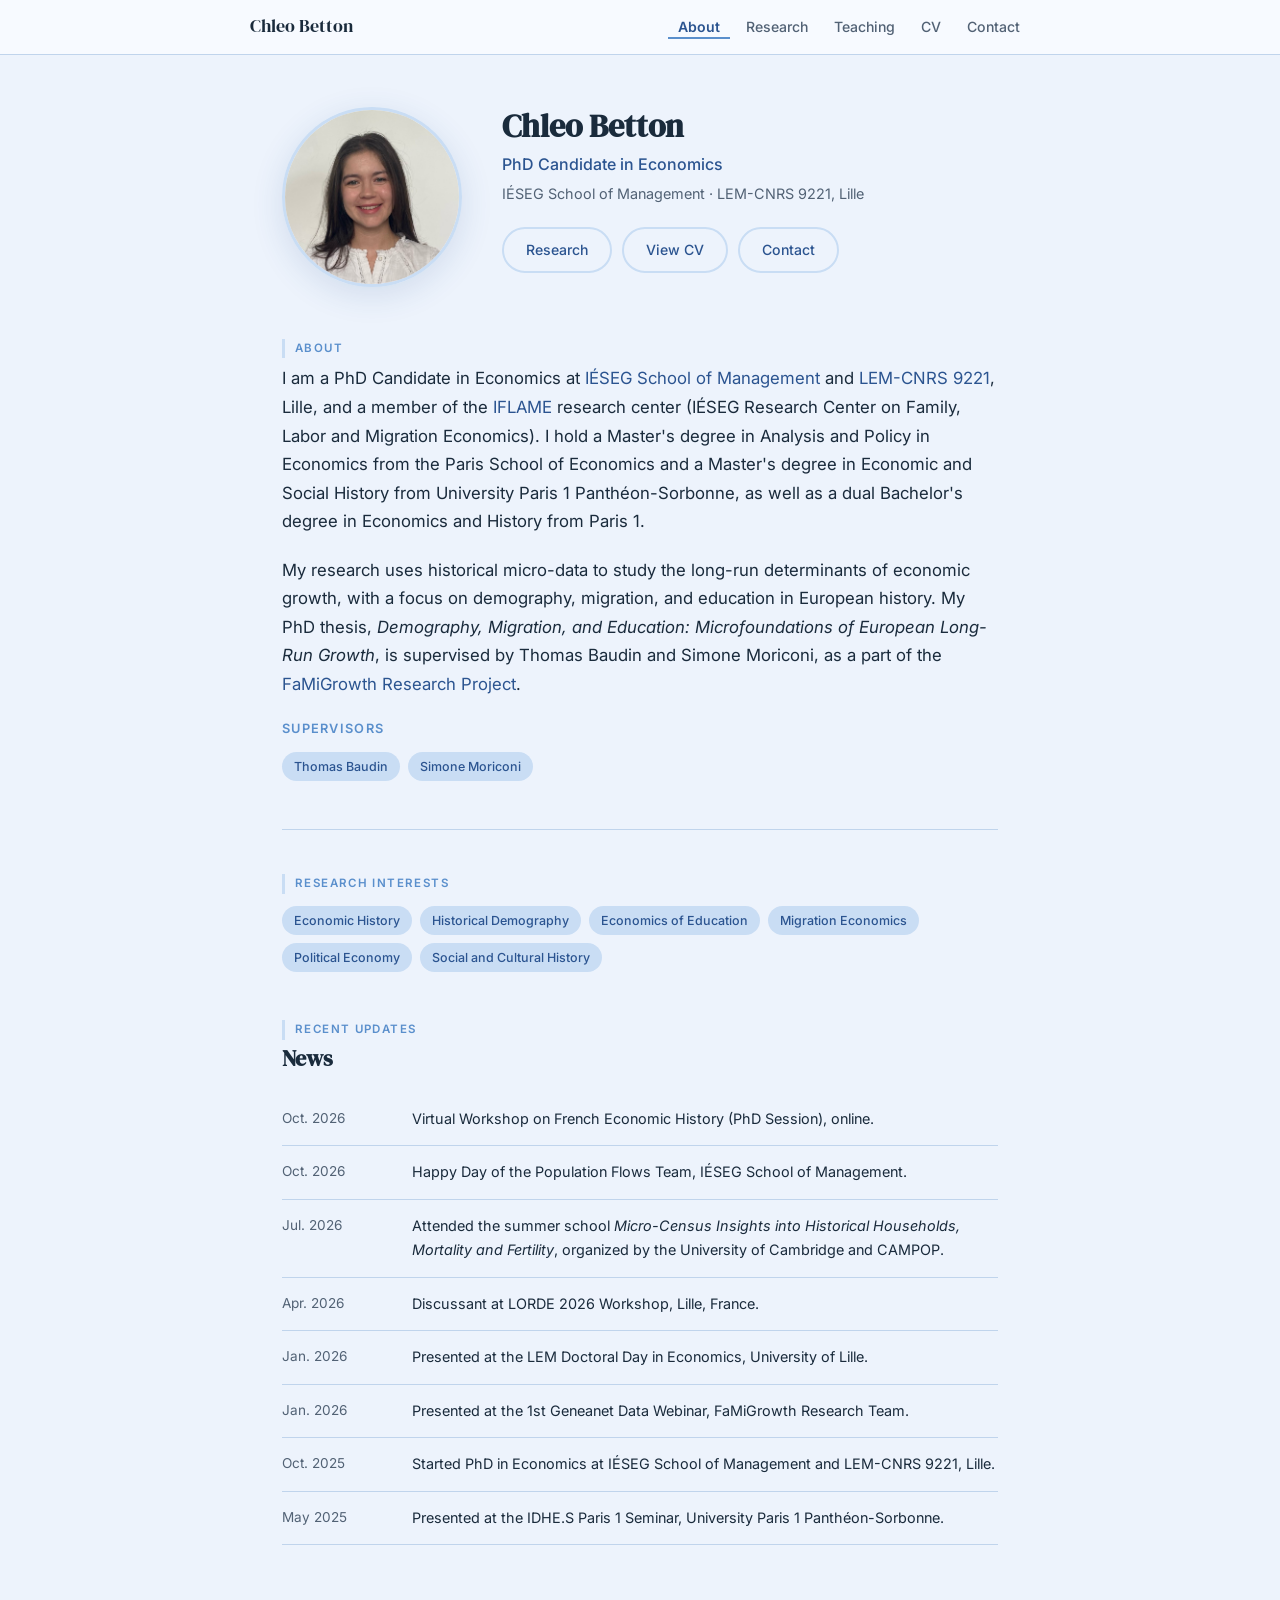
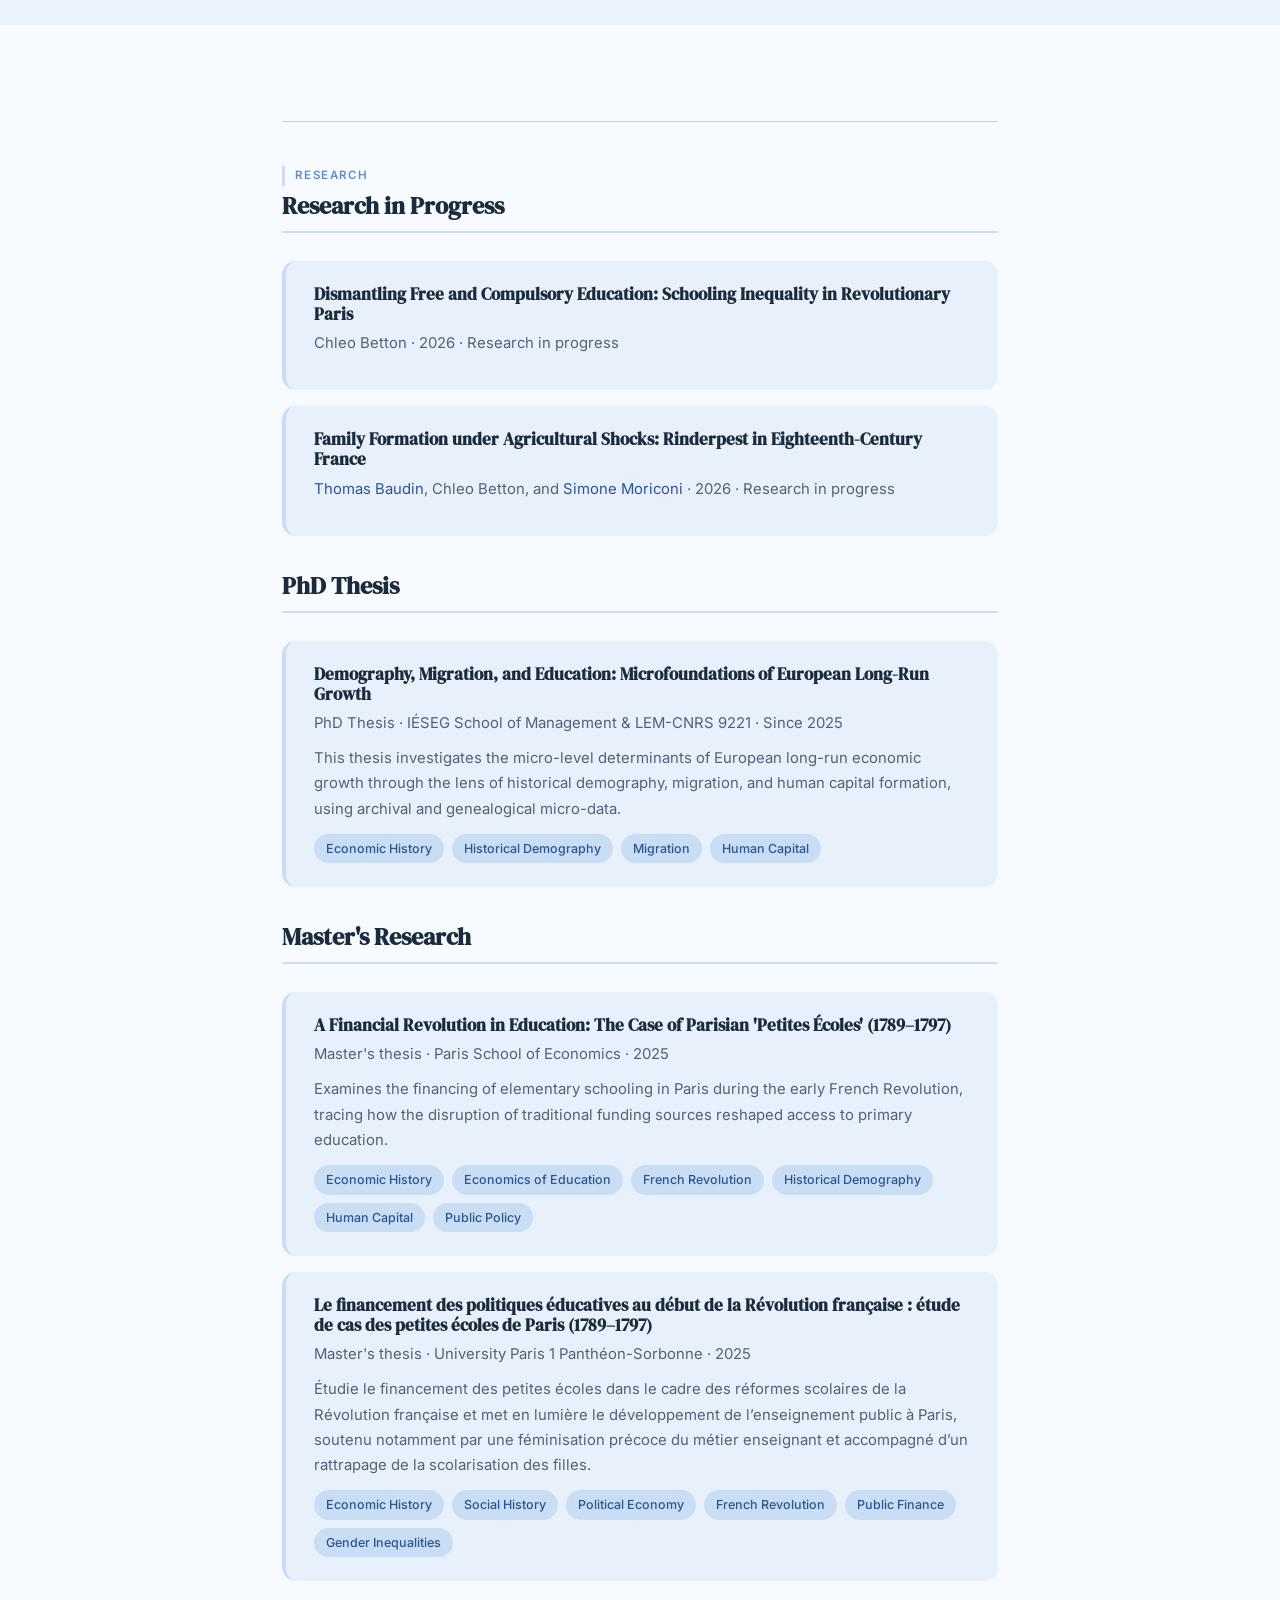
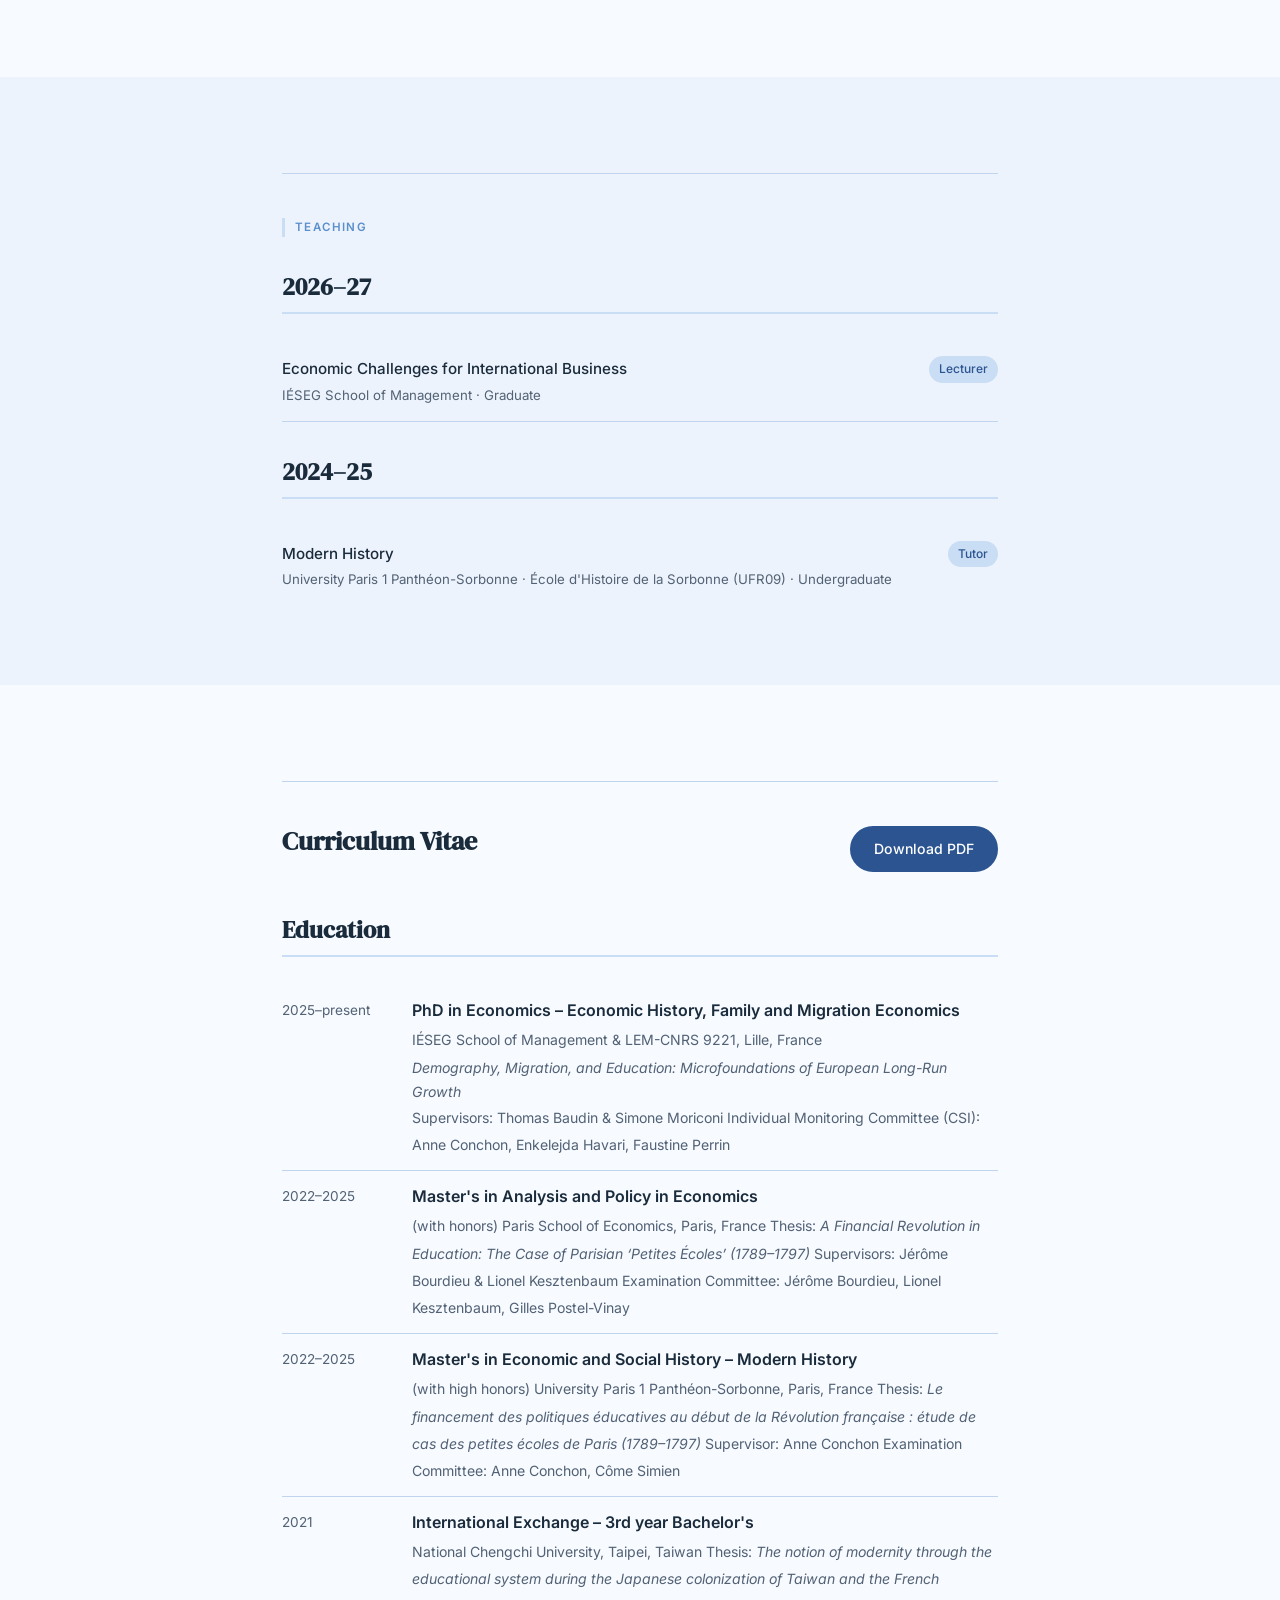
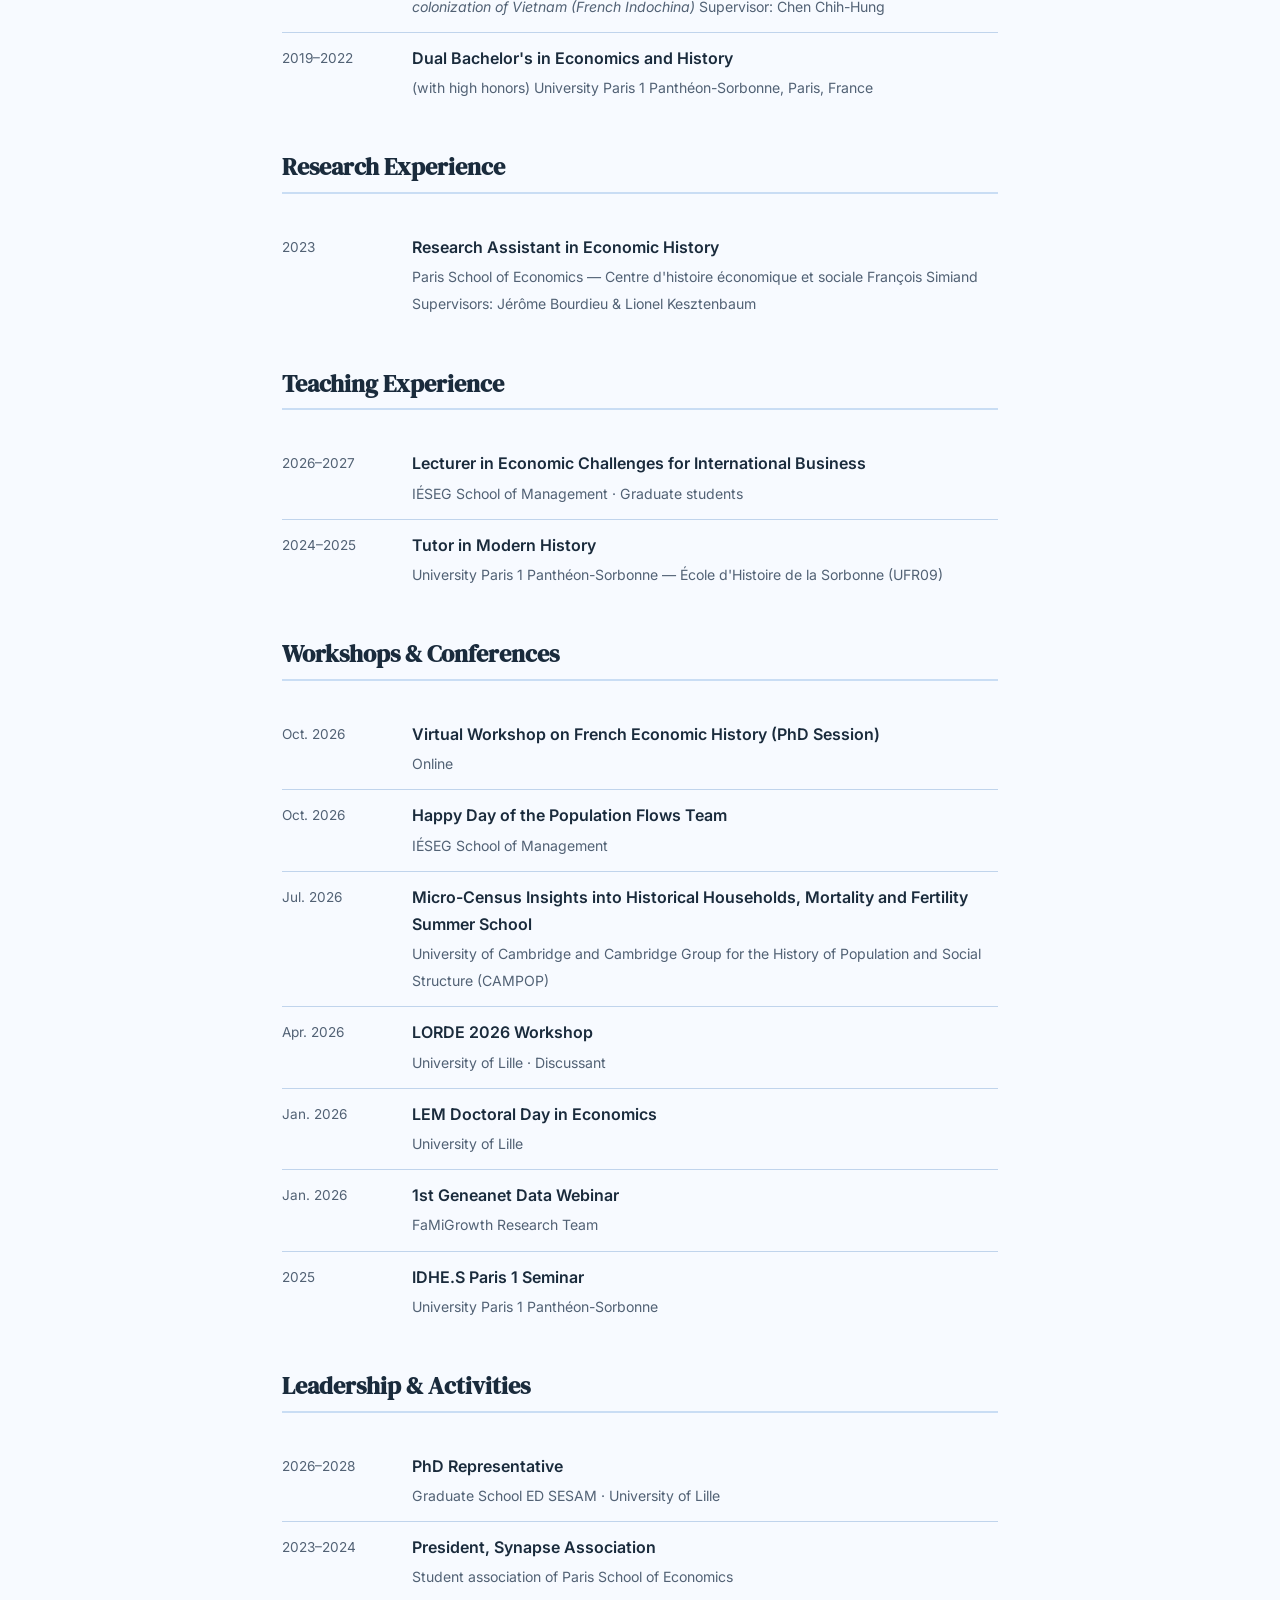
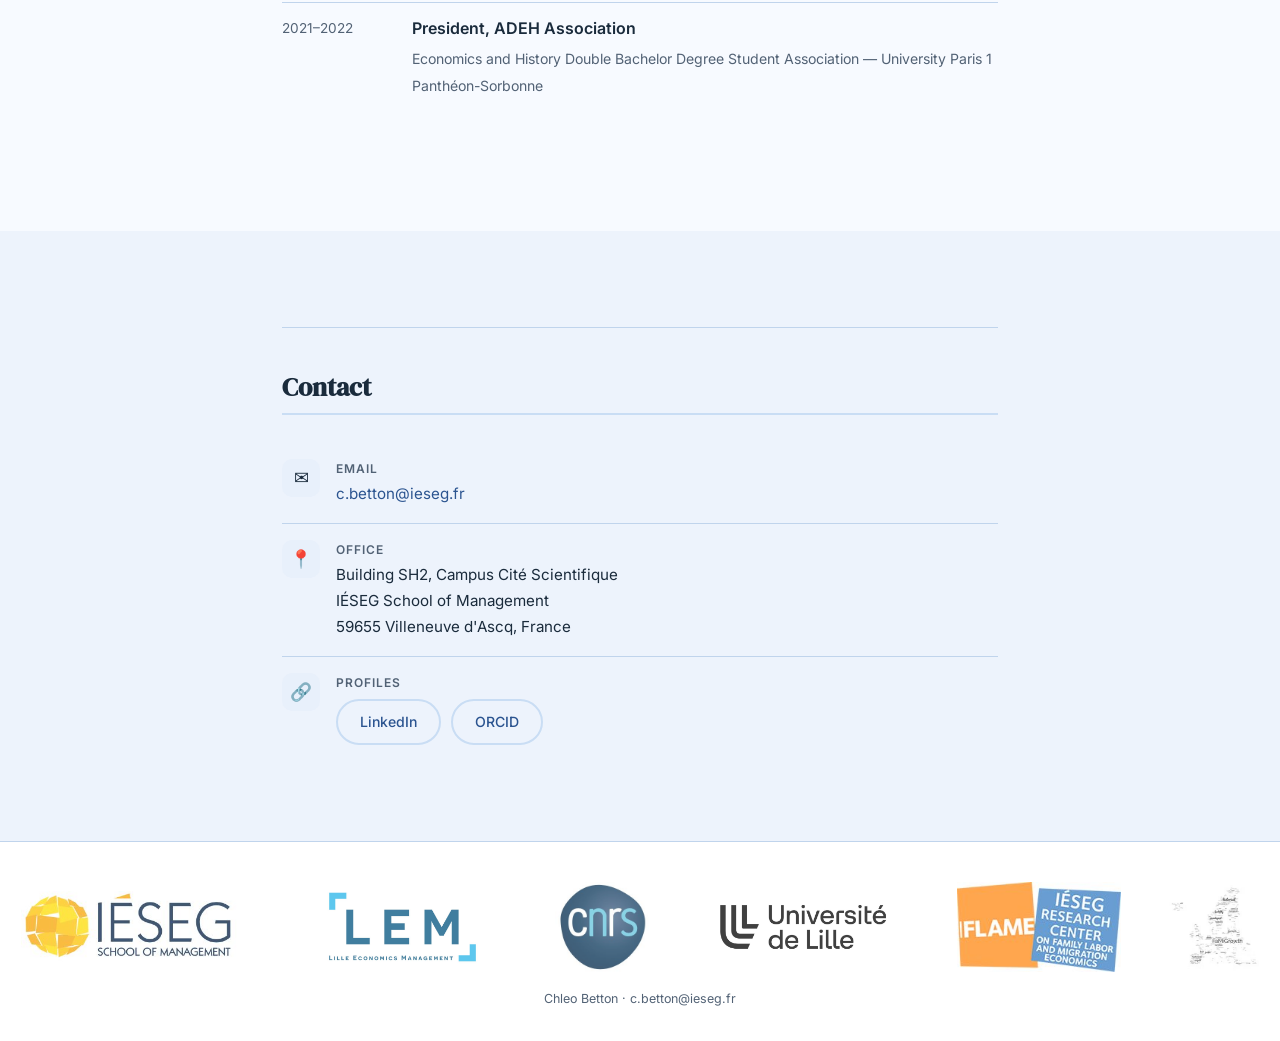
<file: index.html>
<!DOCTYPE html>
<html lang="en">
<head>
  <meta charset="UTF-8" />
  <meta name="viewport" content="width=device-width, initial-scale=1.0" />
  <title>Chleo Betton</title>
  <link rel="stylesheet" href="css/style.css" />
</head>
<body>

  <!-- ── Navigation ── -->
  <nav class="site-nav">
    <div class="nav-inner">
      <a class="nav-name" href="#about">Chleo Betton</a>
      <ul class="nav-links">
        <li><a href="#about">About</a></li>
        <li><a href="#research">Research</a></li>
        <li><a href="#teaching">Teaching</a></li>
        <li><a href="#cv">CV</a></li>
        <li><a href="#contact">Contact</a></li>
      </ul>
    </div>
  </nav>

  <!-- ── About ── -->
  <section id="about">
    <main class="page">

      <div class="about-hero">
        <img src="images/photo.jpg" alt="Chleo Betton" class="about-avatar" />
        <div class="about-text">
          <h1>Chleo Betton</h1>
          <p class="about-role">PhD Candidate in Economics</p>
          <p class="about-institution">IÉSEG School of Management · LEM-CNRS 9221, Lille</p>
          <div class="about-links">
            <a href="#research" class="btn btn-outline">Research</a>
            <a href="#cv" class="btn btn-outline">View CV</a>
            <a href="mailto:c.betton@ieseg.fr" class="btn btn-outline">Contact</a>
          </div>
        </div>
      </div>

      <div class="section-label">About</div>
      <p style="margin-bottom: 20px; font-size: 1.05rem;">
        I am a PhD Candidate in Economics at
        <a href="https://www.ieseg.fr" target="_blank" rel="noopener">IÉSEG School of Management</a>
        and <a href="https://lem.univ-lille.fr" target="_blank" rel="noopener">LEM-CNRS 9221</a>, Lille, and a member of the
        <a href="https://iflame.ieseg.fr" target="_blank" rel="noopener">IFLAME</a> research center
        (IÉSEG Research Center on Family, Labor and Migration Economics).
        I hold a Master's degree in Analysis and Policy in Economics from the Paris School of Economics
        and a Master's degree in Economic and Social History from University Paris 1 Panthéon-Sorbonne,
        as well as a dual Bachelor's degree in Economics and History from Paris 1.
      </p>
      <p style="margin-bottom: 20px; font-size: 1.05rem;">
        My research uses historical micro-data to study the long-run determinants of economic growth,
        with a focus on demography, migration, and education in European history.
        My PhD thesis, <em>Demography, Migration, and Education: Microfoundations of European Long-Run Growth</em>,
        is supervised by Thomas Baudin and Simone Moriconi, as a part of the <a href="https://www.anr-famigrowth.com" target="_blank" rel="noopener">FaMiGrowth Research Project</a>.
      </p>

      <p style="margin-bottom: 8px; font-size: 0.8rem; font-weight: 600; letter-spacing: 0.1em; text-transform: uppercase; color: var(--blue);">Supervisors</p>
      <div class="card-tags" style="margin-bottom: 48px;">
        <a href="http://www.thomasbaudin.fr" class="tag" target="_blank" rel="noopener" style="text-decoration: none;">Thomas Baudin</a>
        <a href="https://www.simone-moriconi.com" class="tag" target="_blank" rel="noopener" style="text-decoration: none;">Simone Moriconi</a>
      </div>

      <hr class="divider" />

      <div class="section-label">Research Interests</div>
      <div class="card-tags" style="margin-bottom: 48px; margin-top: 12px;">
        <span class="tag">Economic History</span>
        <span class="tag">Historical Demography</span>
        <span class="tag">Economics of Education</span>
        <span class="tag">Migration Economics</span>
        <span class="tag">Political Economy</span>
        <span class="tag">Social and Cultural History</span>
      </div>

      <div class="section-label">Recent Updates</div>
      <h2 class="section-title" style="border: none; padding: 0; font-size: 1.4rem; margin-bottom: 20px;">News</h2>

      <div style="display: flex; flex-direction: column; gap: 0;">
        <div style="display: grid; grid-template-columns: 110px 1fr; gap: 0 20px; padding: 14px 0; border-bottom: 1px solid var(--border);">
          <span style="font-size: 0.85rem; color: var(--text-muted);">Oct. 2026</span>
          <span style="font-size: 0.9rem;">Virtual Workshop on French Economic History (PhD Session), online.</span>
        </div>
        <div style="display: grid; grid-template-columns: 110px 1fr; gap: 0 20px; padding: 14px 0; border-bottom: 1px solid var(--border);">
          <span style="font-size: 0.85rem; color: var(--text-muted);">Oct. 2026</span>
          <span style="font-size: 0.9rem;">Happy Day of the Population Flows Team, IÉSEG School of Management.</span>
        </div>
        <div style="display: grid; grid-template-columns: 110px 1fr; gap: 0 20px; padding: 14px 0; border-bottom: 1px solid var(--border);">
          <span style="font-size: 0.85rem; color: var(--text-muted);">Jul. 2026</span>
          <span style="font-size: 0.9rem;">Attended the summer school
            <em>Micro-Census Insights into Historical Households, Mortality and Fertility</em>,
            organized by the University of Cambridge and CAMPOP.
          </span>
        </div>
        <div style="display: grid; grid-template-columns: 110px 1fr; gap: 0 20px; padding: 14px 0; border-bottom: 1px solid var(--border);">
          <span style="font-size: 0.85rem; color: var(--text-muted);">Apr. 2026</span>
          <span style="font-size: 0.9rem;">Discussant at LORDE 2026 Workshop, Lille, France.</span>
        </div>
        <div style="display: grid; grid-template-columns: 110px 1fr; gap: 0 20px; padding: 14px 0; border-bottom: 1px solid var(--border);">
          <span style="font-size: 0.85rem; color: var(--text-muted);">Jan. 2026</span>
          <span style="font-size: 0.9rem;">Presented at the LEM Doctoral Day in Economics, University of Lille.</span>
        </div>
        <div style="display: grid; grid-template-columns: 110px 1fr; gap: 0 20px; padding: 14px 0; border-bottom: 1px solid var(--border);">
          <span style="font-size: 0.85rem; color: var(--text-muted);">Jan. 2026</span>
          <span style="font-size: 0.9rem;">Presented at the 1st Geneanet Data Webinar, FaMiGrowth Research Team.</span>
        </div>
        <div style="display: grid; grid-template-columns: 110px 1fr; gap: 0 20px; padding: 14px 0; border-bottom: 1px solid var(--border);">
          <span style="font-size: 0.85rem; color: var(--text-muted);">Oct. 2025</span>
          <span style="font-size: 0.9rem;">Started PhD in Economics at IÉSEG School of Management and LEM-CNRS 9221, Lille.</span>
        </div>
        <div style="display: grid; grid-template-columns: 110px 1fr; gap: 0 20px; padding: 14px 0; border-bottom: 1px solid var(--border);">
          <span style="font-size: 0.85rem; color: var(--text-muted);">May 2025</span>
          <span style="font-size: 0.9rem;">Presented at the IDHE.S Paris 1 Seminar, University Paris 1 Panthéon-Sorbonne.</span>
        </div>
      </div>

    </main>
  </section>

  <!-- ── Research ── -->
  <section id="research">
    <main class="page">

      <hr class="divider" />

      <!-- Research -->
      <div class="section-label">Research</div>
      <h2 class="section-title">Research in Progress</h2>

      <div class="card">
        <h3>Dismantling Free and Compulsory Education: Schooling Inequality in Revolutionary Paris</h3>
        <p class="card-meta">Chleo Betton · 2026 · Research in progress</p>
      </div>

      <div class="card">
        <h3>Family Formation under Agricultural Shocks: Rinderpest in Eighteenth-Century France</h3>
        <p class="card-meta"><a href="https://thomasbaudin.fr" target="_blank" rel="noopener">Thomas Baudin</a>, Chleo Betton, and <a href="https://www.simone-moriconi.com" target="_blank" rel="noopener">Simone Moriconi</a> · 2026 · Research in progress</p>
      </div>

      <h2 class="section-title" style="margin-top: 36px;">PhD Thesis</h2>

      <div class="card">
        <h3>Demography, Migration, and Education: Microfoundations of European Long-Run Growth</h3>
        <p class="card-meta">PhD Thesis · IÉSEG School of Management &amp; LEM-CNRS 9221 · Since 2025</p>
        <p>
          This thesis investigates the micro-level determinants of European long-run economic growth through
          the lens of historical demography, migration, and human capital formation, using archival and
          genealogical micro-data.
        </p>
        <div class="card-tags">
          <span class="tag">Economic History</span>
          <span class="tag">Historical Demography</span>
          <span class="tag">Migration</span>
          <span class="tag">Human Capital</span>
        </div>
      </div>

      <h2 class="section-title" style="margin-top: 36px;">Master's Research</h2>

      <div class="card">
        <h3>A Financial Revolution in Education: The Case of Parisian 'Petites Écoles' (1789–1797)</h3>
        <p class="card-meta">Master's thesis · Paris School of Economics · 2025</p>
        <p>
          Examines the financing of elementary schooling in Paris during the early French Revolution,
          tracing how the disruption of traditional funding sources reshaped access to primary education.
        </p>
        <div class="card-tags">
          <span class="tag">Economic History</span>
          <span class="tag">Economics of Education</span>
          <span class="tag">French Revolution</span>
          <span class="tag">Historical Demography</span>
          <span class="tag">Human Capital</span>
          <span class="tag">Public Policy</span>
        </div>
      </div>

      <div class="card">
        <h3>Le financement des politiques éducatives au début de la Révolution française : étude de cas des petites écoles de Paris (1789–1797)</h3>
        <p class="card-meta">Master's thesis · University Paris 1 Panthéon-Sorbonne · 2025</p>
        <p>
          Étudie le financement des petites écoles dans le cadre des réformes scolaires de la Révolution française et met en lumière le développement de l’enseignement public à Paris, 
          soutenu notamment par une féminisation précoce du métier enseignant et accompagné d’un rattrapage de la scolarisation des filles.
        </p>
        <div class="card-tags">
          <span class="tag">Economic History</span>
          <span class="tag">Social History</span>
          <span class="tag">Political Economy</span>
          <span class="tag">French Revolution</span>
          <span class="tag">Public Finance</span>
          <span class="tag">Gender Inequalities</span>
        </div>
      </div>

    </main>
  </section>

  <!-- ── Teaching ── -->
  <section id="teaching">
    <main class="page">

      <hr class="divider" />

      <div class="section-label">Teaching</div>

<h2 class="section-title" style="margin-top: 36px;">2026–27</h2>

<div class="course-row">
  <div>
    <div class="course-name">Economic Challenges for International Business</div>
    <div class="course-detail">
      IÉSEG School of Management · Graduate
    </div>
  </div>
  <span class="course-badge">Lecturer</span>
</div>

<h2 class="section-title" style="margin-top: 36px;">2024–25</h2>

<div class="course-row">
  <div>
    <div class="course-name">Modern History</div>
    <div class="course-detail">
      University Paris 1 Panthéon-Sorbonne · École d'Histoire de la Sorbonne (UFR09) · Undergraduate
    </div>
  </div>
  <span class="course-badge">Tutor</span>
</div>

    </main>
  </section>

  <!-- ── CV ── -->
  <section id="cv">
    <main class="page">

      <hr class="divider" />

      <div style="display: flex; justify-content: space-between; align-items: flex-start; flex-wrap: wrap; gap: 16px; margin-bottom: 44px;">
        <h2 class="section-title" style="border: none; padding: 0; margin: 0; font-size: 1.6rem;">Curriculum Vitae</h2>
        <a href="files/cv.pdf" class="btn btn-primary" target="_blank" download>Download PDF</a>
      </div>

      <div class="cv-section">
        <h2 class="section-title">Education</h2>

        <div class="cv-entry">
          <span class="cv-year">2025–present</span>
          <div class="cv-content">
            <strong>PhD in Economics – Economic History, Family and Migration Economics</strong>
            <span>IÉSEG School of Management &amp; LEM-CNRS 9221, Lille, France</span>
            <span style="font-style: italic; display: block; margin-top: 3px;">Demography, Migration, and Education: Microfoundations of European Long-Run Growth</span>
            <span>Supervisors: Thomas Baudin &amp; Simone Moriconi</span>
            <span>Individual Monitoring Committee (CSI): Anne Conchon, Enkelejda Havari, Faustine Perrin</span>
          </div>
        </div>

        <div class="cv-entry">
          <span class="cv-year">2022–2025</span>
          <div class="cv-content">
            <strong>Master's in Analysis and Policy in Economics</strong> <span style="font-weight:400;">(with honors)</span>
            <span>Paris School of Economics, Paris, France</span>
            <span>Thesis: <em>A Financial Revolution in Education: The Case of Parisian ‘Petites Écoles’ (1789–1797)</em></span>
            <span>Supervisors: Jérôme Bourdieu &amp; Lionel Kesztenbaum</span>
            <span>Examination Committee: Jérôme Bourdieu, Lionel Kesztenbaum, Gilles Postel-Vinay</span>
          </div>
        </div>

        <div class="cv-entry">
          <span class="cv-year">2022–2025</span>
          <div class="cv-content">
            <strong>Master's in Economic and Social History – Modern History</strong> <span style="font-weight:400;">(with high honors)</span>
            <span>University Paris 1 Panthéon-Sorbonne, Paris, France</span>
            <span>Thesis: <em>Le financement des politiques éducatives au début de la Révolution française : étude de cas des petites écoles de Paris (1789–1797)</em></span>
            <span>Supervisor: Anne Conchon</span>
            <span>Examination Committee: Anne Conchon, Côme Simien</span>
          </div>
        </div>

        <div class="cv-entry">
          <span class="cv-year">2021</span>
          <div class="cv-content">
            <strong>International Exchange – 3rd year Bachelor's</strong>
            <span>National Chengchi University, Taipei, Taiwan</span>
            <span>Thesis: <em>The notion of modernity through the educational system during the Japanese colonization of Taiwan and the French colonization of Vietnam (French Indochina)</em></span>
            <span>Supervisor: Chen Chih-Hung</span>
          </div>
        </div>

        <div class="cv-entry">
          <span class="cv-year">2019–2022</span>
          <div class="cv-content">
            <strong>Dual Bachelor's in Economics and History</strong> <span style="font-weight:400;">(with high honors)</span>
            <span>University Paris 1 Panthéon-Sorbonne, Paris, France</span>
          </div>
        </div>
      </div>

      <div class="cv-section">
        <h2 class="section-title">Research Experience</h2>

        <div class="cv-entry">
          <span class="cv-year">2023</span>
          <div class="cv-content">
            <strong>Research Assistant in Economic History</strong>
            <span>Paris School of Economics — Centre d'histoire économique et sociale François Simiand</span>
            <span>Supervisors: Jérôme Bourdieu &amp; Lionel Kesztenbaum</span>
          </div>
        </div>
      </div>

      <div class="cv-section">
        <h2 class="section-title">Teaching Experience</h2>
        
        <div class="cv-entry">
          <span class="cv-year">2026–2027</span>
        <div class="cv-content">
          <strong>Lecturer in Economic Challenges for International Business</strong>
          <span>IÉSEG School of Management · Graduate students</span>
          </div>
        </div>

        <div class="cv-entry">
          <span class="cv-year">2024–2025</span>
          <div class="cv-content">
            <strong>Tutor in Modern History</strong>
            <span>University Paris 1 Panthéon-Sorbonne — École d'Histoire de la Sorbonne (UFR09)</span>
          </div>
        </div>
      </div>

      <div class="cv-section">
        <h2 class="section-title">Workshops &amp; Conferences</h2>

        <div class="cv-entry">
          <span class="cv-year">Oct. 2026</span>
          <div class="cv-content">
            <strong>Virtual Workshop on French Economic History (PhD Session)</strong>
            <span>Online</span>
          </div>
        </div>

        <div class="cv-entry">
          <span class="cv-year">Oct. 2026</span>
          <div class="cv-content">
            <strong>Happy Day of the Population Flows Team</strong>
            <span>IÉSEG School of Management</span>
          </div>
        </div>

        <div class="cv-entry">
          <span class="cv-year">Jul. 2026</span>
          <div class="cv-content">
          <strong>Micro-Census Insights into Historical Households, Mortality and Fertility Summer School</strong>
          <span> University of Cambridge and Cambridge Group for the History of Population and Social Structure (CAMPOP)</span>
            </div>
          </div>
        
        <div class="cv-entry">
          <span class="cv-year">Apr. 2026</span>
          <div class="cv-content">
            <strong>LORDE 2026 Workshop</strong>
            <span>University of Lille · Discussant</span>
          </div>
        </div>

        <div class="cv-entry">
          <span class="cv-year">Jan. 2026</span>
          <div class="cv-content">
            <strong>LEM Doctoral Day in Economics</strong>
            <span>University of Lille</span>
          </div>
        </div>

        <div class="cv-entry">
          <span class="cv-year">Jan. 2026</span>
          <div class="cv-content">
            <strong>1st Geneanet Data Webinar</strong>
            <span>FaMiGrowth Research Team</span>
          </div>
        </div>

        <div class="cv-entry">
          <span class="cv-year">2025</span>
          <div class="cv-content">
            <strong>IDHE.S Paris 1 Seminar</strong>
            <span>University Paris 1 Panthéon-Sorbonne</span>
          </div>
        </div>
      </div>

      <div class="cv-section">
        <h2 class="section-title">Leadership &amp; Activities</h2>

        <div class="cv-entry">
          <span class="cv-year">2026–2028</span>
          <div class="cv-content">
            <strong>PhD Representative</strong>
            <span>Graduate School ED SESAM · University of Lille</span>
          </div>
        </div>

        <div class="cv-entry">
          <span class="cv-year">2023–2024</span>
          <div class="cv-content">
            <strong>President, Synapse Association</strong>
            <span>Student association of Paris School of Economics</span>
          </div>
        </div>

        <div class="cv-entry">
          <span class="cv-year">2021–2022</span>
          <div class="cv-content">
            <strong>President, ADEH Association</strong>
            <span>Economics and History Double Bachelor Degree Student Association — University Paris 1 Panthéon-Sorbonne</span>
          </div>
        </div>
      </div>

    </main>
  </section>

  <!-- ── Contact ── -->
  <section id="contact">
    <main class="page">

      <hr class="divider" />

      <h2 class="section-title" style="font-size: 1.6rem;">Contact</h2>

      <div class="contact-item">
        <div class="contact-icon">✉</div>
        <div>
          <div class="contact-label">Email</div>
          <div class="contact-value">
            <a href="mailto:c.betton@ieseg.fr">c.betton@ieseg.fr</a>
          </div>
        </div>
      </div>

      <div class="contact-item">
        <div class="contact-icon">📍</div>
        <div>
          <div class="contact-label">Office</div>
          <div class="contact-value">
            Building SH2, Campus Cité Scientifique<br />
            IÉSEG School of Management<br />
            59655 Villeneuve d'Ascq, France
          </div>
        </div>
      </div>

      <div class="contact-item">
        <div class="contact-icon">🔗</div>
        <div>
          <div class="contact-label">Profiles</div>
          <div class="contact-value" style="display: flex; flex-wrap: wrap; gap: 10px; margin-top: 6px;">
            <a href="https://www.linkedin.com/in/chléo-betton-40b8741b4" class="btn btn-outline" target="_blank" rel="noopener">LinkedIn</a>
            <a href="https://orcid.org/0009-0006-5045-714X" class="btn btn-outline" target="_blank" rel="noopener">ORCID</a>
          </div>
        </div>
      </div>

    </main>
  </section>

  <!-- ── Footer ── -->
  <footer style="background: #ffffff; border-top: 1px solid var(--border); padding: 32px 20px; text-align: center;">
    <div style="display: flex; flex-wrap: nowrap; justify-content: center; align-items: center; gap: 48px; margin: 0 auto 8px; max-width: 100%; overflow-x: auto; padding: 8px 20px;">
      <img src="images/ieseg.jpeg" alt="IÉSEG" style="height: 90px; object-fit: contain; opacity: 0.75;" />
      <img src="images/lem.jpeg" alt="LEM" style="height: 90px; object-fit: contain; opacity: 0.75;" />
      <img src="images/cnrs.jpeg" alt="CNRS" style="height: 90px; object-fit: contain; opacity: 0.75;" />
      <img src="images/ulille.jpeg" alt="Université de Lille" style="height: 90px; object-fit: contain; opacity: 0.75;" />
      <img src="images/iflame.jpeg" alt="IFLAME" style="height: 90px; object-fit: contain; opacity: 0.75;" />
      <img src="images/famigrowth.jpeg" alt="FaMiGrowth" style="height: 90px; object-fit: contain; opacity: 0.75;" />
    </div>
    <p style="font-size: 0.78rem; color: var(--text-muted);">Chleo Betton · c.betton@ieseg.fr</p>
  </footer>

  <!-- ── Active nav on scroll ── -->
  <script>
    const sections = document.querySelectorAll('section[id]');
    const navLinks = document.querySelectorAll('.nav-links a');

    const observer = new IntersectionObserver((entries) => {
      entries.forEach(entry => {
        if (entry.isIntersecting) {
          navLinks.forEach(a => a.classList.remove('active'));
          const active = document.querySelector(`.nav-links a[href="#${entry.target.id}"]`);
          if (active) active.classList.add('active');
        }
      });
    }, { rootMargin: '-40% 0px -55% 0px' });

    sections.forEach(s => observer.observe(s));
  </script>

</body>
</html>
</file>
<file: css/style.css>
/* ──────────────────────────────────────────
   Fonts & Reset
────────────────────────────────────────── */
@import url('https://fonts.googleapis.com/css2?family=DM+Serif+Display&family=Inter:wght@300;400;500;600&display=swap');

*, *::before, *::after {
  box-sizing: border-box;
  margin: 0;
  padding: 0;
}

/* ──────────────────────────────────────────
   Tokens
────────────────────────────────────────── */
:root {
  --bg:            #F7FAFF;
  --bg-card:       #E8F0FB;
  --bg-card-hover: #D9E6F7;
  --blue:          #5A8FCC;
  --blue-dark:     #2B5490;
  --blue-pale:     #C9DDF4;
  --text:          #1A2B3C;
  --text-muted:    #526275;
  --border:        #C0D4EC;
  --radius-card:   14px;
  --radius-pill:   50px;
  --max-w:         780px;
  --nav-h:         66px;
}

/* ──────────────────────────────────────────
   Base
────────────────────────────────────────── */
html { scroll-behavior: smooth; }

body {
  font-family: 'Inter', sans-serif;
  font-size: 16px;
  line-height: 1.7;
  color: var(--text);
  background: var(--bg);
  -webkit-font-smoothing: antialiased;
}

h1, h2, h3 {
  font-family: 'DM Serif Display', serif;
  line-height: 1.2;
  color: var(--text);
}

a {
  color: var(--blue-dark);
  text-decoration: none;
}

a:hover { text-decoration: underline; }

/* ──────────────────────────────────────────
   Navigation
────────────────────────────────────────── */
.site-nav {
  position: sticky;
  top: 0;
  z-index: 100;
  background: rgba(247, 250, 255, 0.93);
  backdrop-filter: blur(10px);
  border-bottom: 1px solid var(--border);
}

.nav-inner {
  width: 100%;
  max-width: calc(var(--max-w) + 80px);
  margin: 0 auto;
  padding: 12px 40px;
  display: flex;
  align-items: center;
  justify-content: space-between;
  gap: 12px;
  flex-wrap: wrap;
}

.nav-name {
  font-family: 'DM Serif Display', serif;
  font-size: 1.1rem;
  color: var(--text);
  text-decoration: none;
  white-space: nowrap;
}

.nav-name:hover { text-decoration: none; color: var(--blue-dark); }

.nav-links {
  list-style: none;
  display: flex;
  gap: 6px;
  flex-wrap: wrap;
}

.nav-links a {
  font-size: 0.88rem;
  font-weight: 500;
  color: var(--text-muted);
  padding: 4px 10px;
  border-radius: 6px;
  text-decoration: none;
  transition: color 0.15s, background 0.15s;
}

.nav-links a:hover {
  color: var(--blue-dark);
  background: var(--bg-card);
}

.nav-links a.active {
  color: var(--blue-dark);
  font-weight: 600;
  border-bottom: 2px solid var(--blue);
  border-radius: 0;
  padding-bottom: 2px;
}

/* ──────────────────────────────────────────
   Alternating section backgrounds
────────────────────────────────────────── */
section { width: 100%; }
section:nth-child(odd)  { background: var(--bg); }
section:nth-child(even) { background: #EDF3FC; }

/* ──────────────────────────────────────────
   Page wrapper (inner pages)
────────────────────────────────────────── */
.page {
  max-width: var(--max-w);
  margin: 0 auto;
  padding: 52px 32px 80px;
}

/* ──────────────────────────────────────────
   About hero (about.html)
────────────────────────────────────────── */
.about-hero {
  display: flex;
  gap: 40px;
  align-items: flex-start;
  margin-bottom: 52px;
}

.about-avatar {
  width: 180px;
  height: 180px;
  border-radius: 50%;
  object-fit: cover;
  object-position: center 20%;
  border: 3px solid var(--blue-pale);
  box-shadow: 0 8px 32px rgba(43, 84, 144, 0.14);
  flex-shrink: 0;
}

.about-avatar-placeholder {
  width: 180px;
  height: 180px;
  border-radius: 12px;
  background: var(--bg-card);
  border: 3px solid var(--blue-pale);
  flex-shrink: 0;
}

.about-text h1 {
  font-size: 2rem;
  margin-bottom: 6px;
}

.about-role {
  font-size: 1rem;
  color: var(--blue-dark);
  font-weight: 500;
  margin-bottom: 4px;
}

.about-institution {
  font-size: 0.9rem;
  color: var(--text-muted);
  margin-bottom: 20px;
}

.about-links {
  display: flex;
  flex-wrap: wrap;
  gap: 10px;
}

/* ──────────────────────────────────────────
   Buttons
────────────────────────────────────────── */
.btn {
  display: inline-block;
  padding: 9px 22px;
  border-radius: var(--radius-pill);
  font-size: 0.88rem;
  font-weight: 500;
  font-family: 'Inter', sans-serif;
  cursor: pointer;
  text-decoration: none;
  transition: background 0.15s, color 0.15s, border-color 0.15s, box-shadow 0.15s;
}

.btn-primary {
  background: var(--blue-dark);
  color: #fff;
  border: 2px solid var(--blue-dark);
}

.btn-primary:hover {
  background: #1e3f6e;
  border-color: #1e3f6e;
  text-decoration: none;
  color: #fff;
}

.btn-outline {
  background: transparent;
  color: var(--blue-dark);
  border: 2px solid var(--blue-pale);
}

.btn-outline:hover {
  background: var(--bg-card);
  border-color: var(--blue);
  text-decoration: none;
}

/* ──────────────────────────────────────────
   Section labels & dividers
────────────────────────────────────────── */
.section-label {
  font-size: 0.72rem;
  font-weight: 600;
  letter-spacing: 0.12em;
  text-transform: uppercase;
  color: var(--blue);
  margin-bottom: 6px;
  padding-left: 10px;
  border-left: 3px solid var(--blue-pale);
}

.section-title {
  font-size: 1.5rem;
  border-bottom: 2px solid var(--blue-pale);
  padding-bottom: 10px;
  margin-bottom: 28px;
}

.divider {
  border: none;
  border-top: 1px solid var(--border);
  margin: 44px 0;
}

/* ──────────────────────────────────────────
   Cards
────────────────────────────────────────── */
.card {
  background: var(--bg-card);
  border-radius: var(--radius-card);
  padding: 24px 28px;
  border-left: 4px solid var(--blue-pale);
  transition: background 0.15s, border-color 0.15s;
  margin-bottom: 16px;
}

.card:hover {
  background: var(--bg-card-hover);
  border-left-color: var(--blue);
}

.card h3 {
  font-size: 1.05rem;
  margin-bottom: 6px;
}

.card-meta {
  font-size: 0.85rem;
  color: var(--text-muted);
  margin-bottom: 10px;
}

.card p {
  font-size: 0.93rem;
  color: var(--text-muted);
}

.card-tags {
  display: flex;
  flex-wrap: wrap;
  gap: 8px;
  margin-top: 12px;
}

/* ──────────────────────────────────────────
   Tags
────────────────────────────────────────── */
.tag {
  display: inline-block;
  background: var(--blue-pale);
  color: var(--blue-dark);
  font-size: 0.78rem;
  font-weight: 500;
  padding: 4px 12px;
  border-radius: var(--radius-pill);
}

/* ──────────────────────────────────────────
   CV entries
────────────────────────────────────────── */
.cv-section {
  margin-bottom: 40px;
}

.cv-entry {
  display: grid;
  grid-template-columns: 110px 1fr;
  gap: 0 20px;
  padding: 12px 0;
  border-bottom: 1px solid var(--border);
}

.cv-entry:last-child { border-bottom: none; }

.cv-year {
  font-size: 0.85rem;
  color: var(--text-muted);
  padding-top: 2px;
}

.cv-content strong {
  font-weight: 600;
  color: var(--text);
  display: block;
  margin-bottom: 2px;
}

.cv-content span {
  font-size: 0.88rem;
  color: var(--text-muted);
}

/* ──────────────────────────────────────────
   Course rows (teaching.html)
────────────────────────────────────────── */
.course-row {
  display: grid;
  grid-template-columns: 1fr auto;
  gap: 12px;
  padding: 14px 0;
  border-bottom: 1px solid var(--border);
  align-items: start;
}

.course-row:last-child { border-bottom: none; }

.course-name { font-weight: 500; font-size: 0.95rem; }

.course-detail {
  font-size: 0.83rem;
  color: var(--text-muted);
  margin-top: 2px;
}

.course-badge {
  font-size: 0.75rem;
  font-weight: 500;
  color: var(--blue-dark);
  background: var(--blue-pale);
  padding: 3px 10px;
  border-radius: var(--radius-pill);
  white-space: nowrap;
}

/* ──────────────────────────────────────────
   Contact items
────────────────────────────────────────── */
.contact-item {
  display: flex;
  gap: 16px;
  align-items: flex-start;
  padding: 16px 0;
  border-bottom: 1px solid var(--border);
}

.contact-item:last-child { border-bottom: none; }

.contact-icon {
  width: 38px;
  height: 38px;
  background: var(--bg-card);
  border-radius: 10px;
  display: flex;
  align-items: center;
  justify-content: center;
  font-size: 1.1rem;
  flex-shrink: 0;
}

.contact-label {
  font-size: 0.75rem;
  font-weight: 600;
  letter-spacing: 0.08em;
  text-transform: uppercase;
  color: var(--text-muted);
  margin-bottom: 2px;
}

.contact-value {
  font-size: 0.95rem;
  color: var(--text);
}

/* ──────────────────────────────────────────
   Responsive
────────────────────────────────────────── */
@media (max-width: 600px) {
  .nav-inner { padding: 10px 20px; }
  .page { padding: 36px 20px 64px; }

  .about-hero {
    flex-direction: column;
    gap: 24px;
  }

  .about-avatar,
  .about-avatar-placeholder {
    width: 140px;
    height: 140px;
  }

  .about-text h1 { font-size: 1.6rem; }

  .cv-entry { grid-template-columns: 1fr; gap: 2px; }
  .cv-year { font-size: 0.8rem; }

  .course-row { grid-template-columns: 1fr; }
}
</file>
